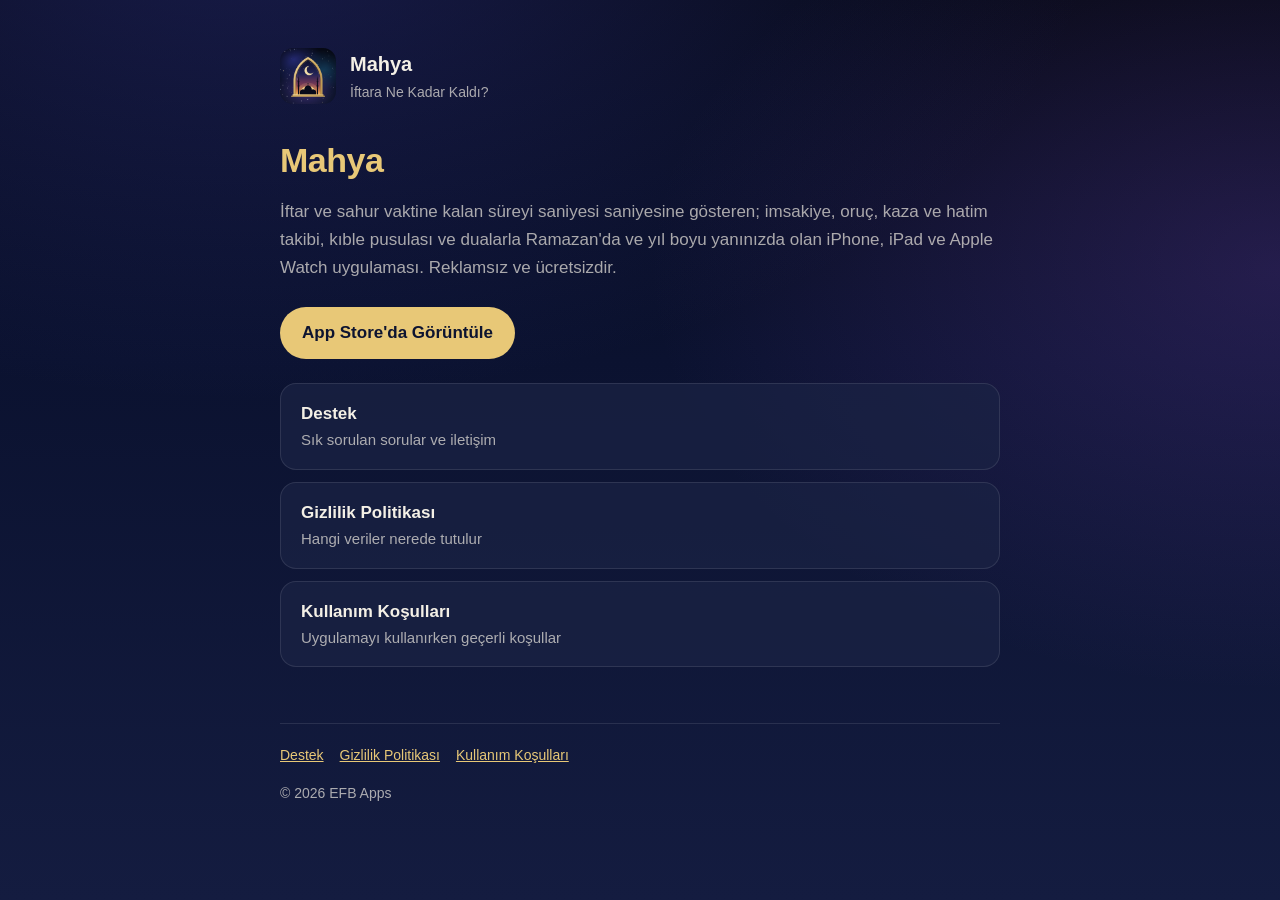
<file: index.html>
<!doctype html>
<html lang="tr">
<head>
<meta charset="utf-8">
<meta name="viewport" content="width=device-width, initial-scale=1">
<title>Mahya – İftara Ne Kadar Kaldı?</title>
<meta name="description" content="Mahya: iftar ve sahur sayacı, imsakiye, oruç takibi ve kıble pusulası.">
<link rel="icon" href="icon.png">
<link rel="stylesheet" href="style.css">
</head>
<body>
<main>
<header class="site"><img src="icon.png" alt=""><a href="">Mahya<span>İftara Ne Kadar Kaldı?</span></a></header>
<h1>Mahya</h1>
<p>İftar ve sahur vaktine kalan süreyi saniyesi saniyesine gösteren; imsakiye, oruç, kaza ve hatim takibi, kıble pusulası ve dualarla Ramazan'da ve yıl boyu yanınızda olan iPhone, iPad ve Apple Watch uygulaması. Reklamsız ve ücretsizdir.</p>
<a class="button" href="https://apps.apple.com/app/id6759269165">App Store'da Görüntüle</a>
<div class="links">
<a href="destek/">Destek<span>Sık sorulan sorular ve iletişim</span></a>
<a href="gizlilik/">Gizlilik Politikası<span>Hangi veriler nerede tutulur</span></a>
<a href="kosullar/">Kullanım Koşulları<span>Uygulamayı kullanırken geçerli koşullar</span></a>
</div>
<footer>
<a href="destek/">Destek</a><a href="gizlilik/">Gizlilik Politikası</a><a href="kosullar/">Kullanım Koşulları</a>
<p>© 2026 EFB Apps</p>
</footer>
</main>
</body>
</html>
</file>
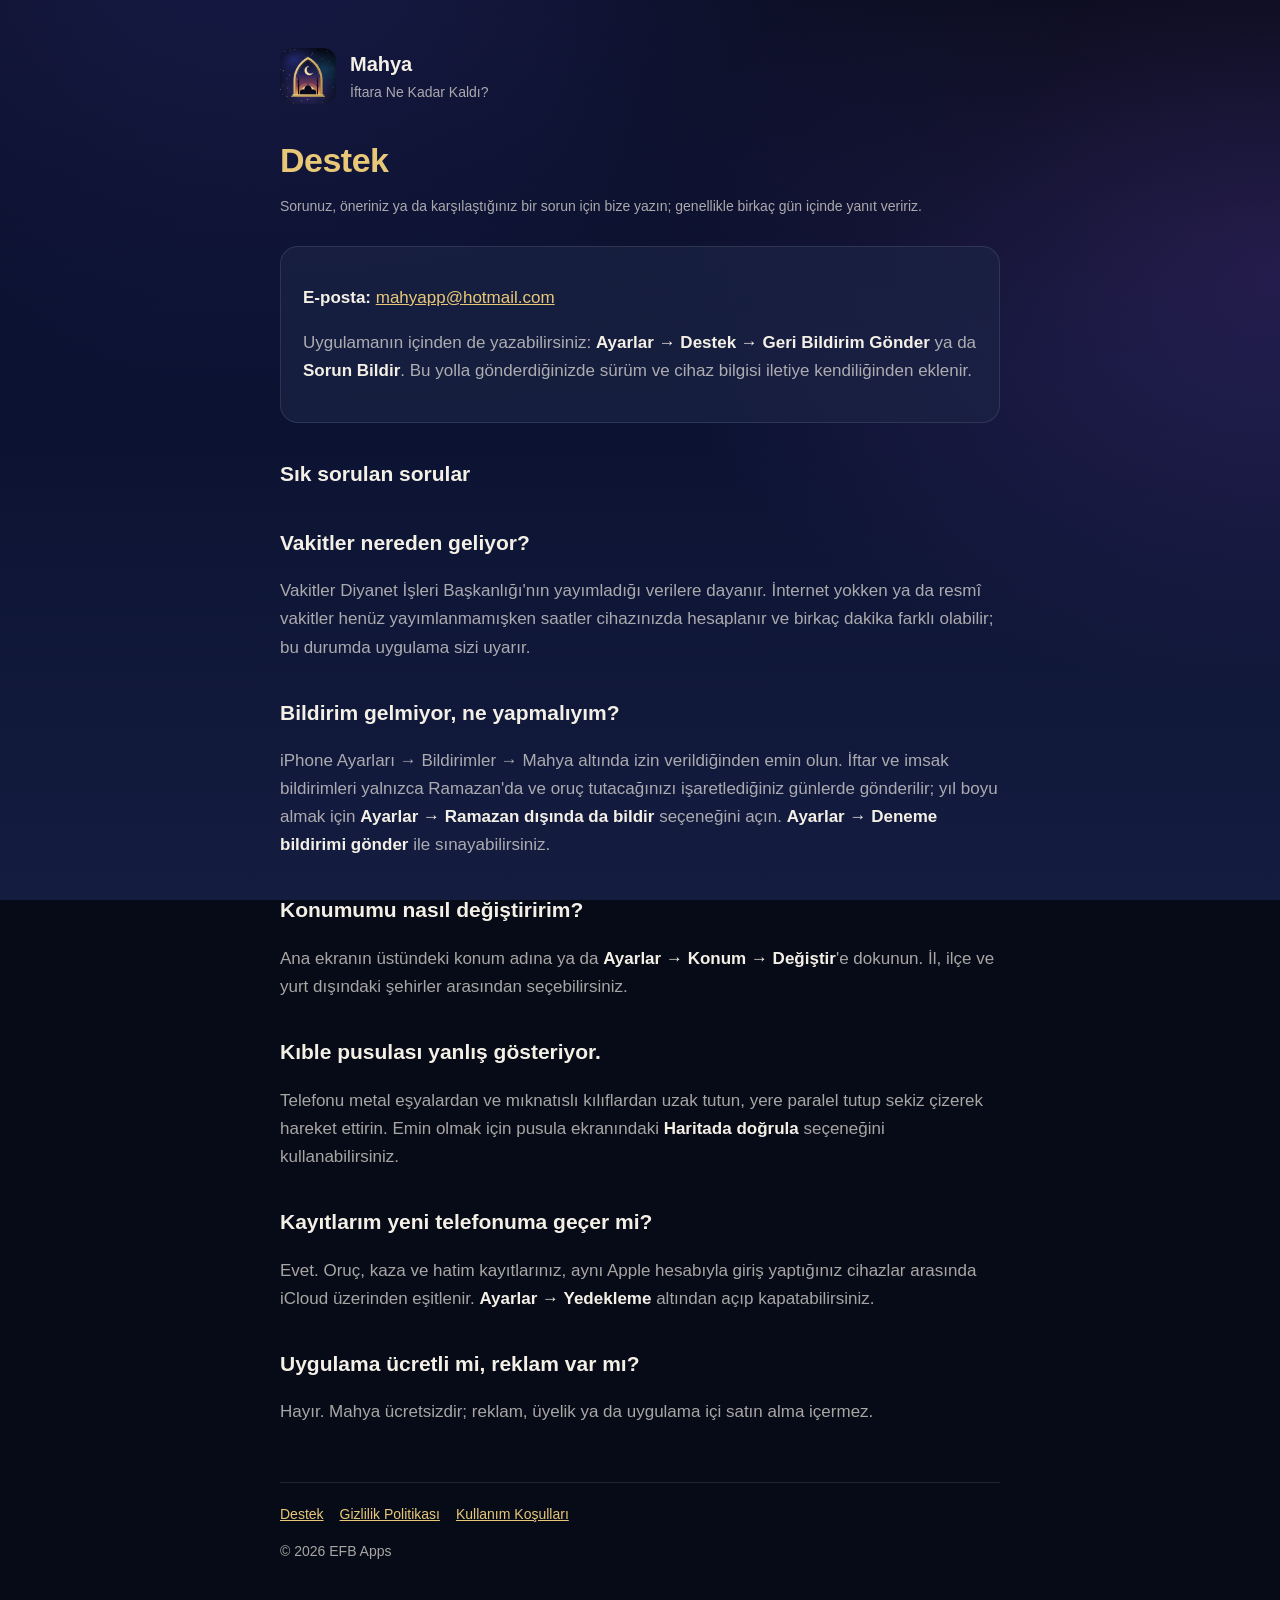
<file: destek/index.html>
<!doctype html>
<html lang="tr">
<head>
<meta charset="utf-8">
<meta name="viewport" content="width=device-width, initial-scale=1">
<title>Mahya – Destek</title>
<meta name="description" content="Mahya uygulaması için destek ve iletişim.">
<link rel="icon" href="../icon.png">
<link rel="stylesheet" href="../style.css">
</head>
<body>
<main>
<header class="site"><img src="../icon.png" alt=""><a href="../">Mahya<span>İftara Ne Kadar Kaldı?</span></a></header>
<h1>Destek</h1>
<p class="updated">Sorunuz, öneriniz ya da karşılaştığınız bir sorun için bize yazın; genellikle birkaç gün içinde yanıt veririz.</p>
<div class="card"><p><strong>E-posta:</strong> <a href="mailto:mahyapp@hotmail.com?subject=Mahya%20Destek">mahyapp@hotmail.com</a></p>
<p>Uygulamanın içinden de yazabilirsiniz: <strong>Ayarlar → Destek → Geri Bildirim Gönder</strong> ya da <strong>Sorun Bildir</strong>. Bu yolla gönderdiğinizde sürüm ve cihaz bilgisi iletiye kendiliğinden eklenir.</p></div>
<h2>Sık sorulan sorular</h2>
<h2>Vakitler nereden geliyor?</h2>
<p>Vakitler Diyanet İşleri Başkanlığı'nın yayımladığı verilere dayanır. İnternet yokken ya da resmî vakitler henüz yayımlanmamışken saatler cihazınızda hesaplanır ve birkaç dakika farklı olabilir; bu durumda uygulama sizi uyarır.</p>
<h2>Bildirim gelmiyor, ne yapmalıyım?</h2>
<p>iPhone Ayarları → Bildirimler → Mahya altında izin verildiğinden emin olun. İftar ve imsak bildirimleri yalnızca Ramazan'da ve oruç tutacağınızı işaretlediğiniz günlerde gönderilir; yıl boyu almak için <strong>Ayarlar → Ramazan dışında da bildir</strong> seçeneğini açın. <strong>Ayarlar → Deneme bildirimi gönder</strong> ile sınayabilirsiniz.</p>
<h2>Konumumu nasıl değiştiririm?</h2>
<p>Ana ekranın üstündeki konum adına ya da <strong>Ayarlar → Konum → Değiştir</strong>'e dokunun. İl, ilçe ve yurt dışındaki şehirler arasından seçebilirsiniz.</p>
<h2>Kıble pusulası yanlış gösteriyor.</h2>
<p>Telefonu metal eşyalardan ve mıknatıslı kılıflardan uzak tutun, yere paralel tutup sekiz çizerek hareket ettirin. Emin olmak için pusula ekranındaki <strong>Haritada doğrula</strong> seçeneğini kullanabilirsiniz.</p>
<h2>Kayıtlarım yeni telefonuma geçer mi?</h2>
<p>Evet. Oruç, kaza ve hatim kayıtlarınız, aynı Apple hesabıyla giriş yaptığınız cihazlar arasında iCloud üzerinden eşitlenir. <strong>Ayarlar → Yedekleme</strong> altından açıp kapatabilirsiniz.</p>
<h2>Uygulama ücretli mi, reklam var mı?</h2>
<p>Hayır. Mahya ücretsizdir; reklam, üyelik ya da uygulama içi satın alma içermez.</p>
<footer>
<a href="../destek/">Destek</a><a href="../gizlilik/">Gizlilik Politikası</a><a href="../kosullar/">Kullanım Koşulları</a>
<p>© 2026 EFB Apps</p>
</footer>
</main>
</body>
</html>
</file>
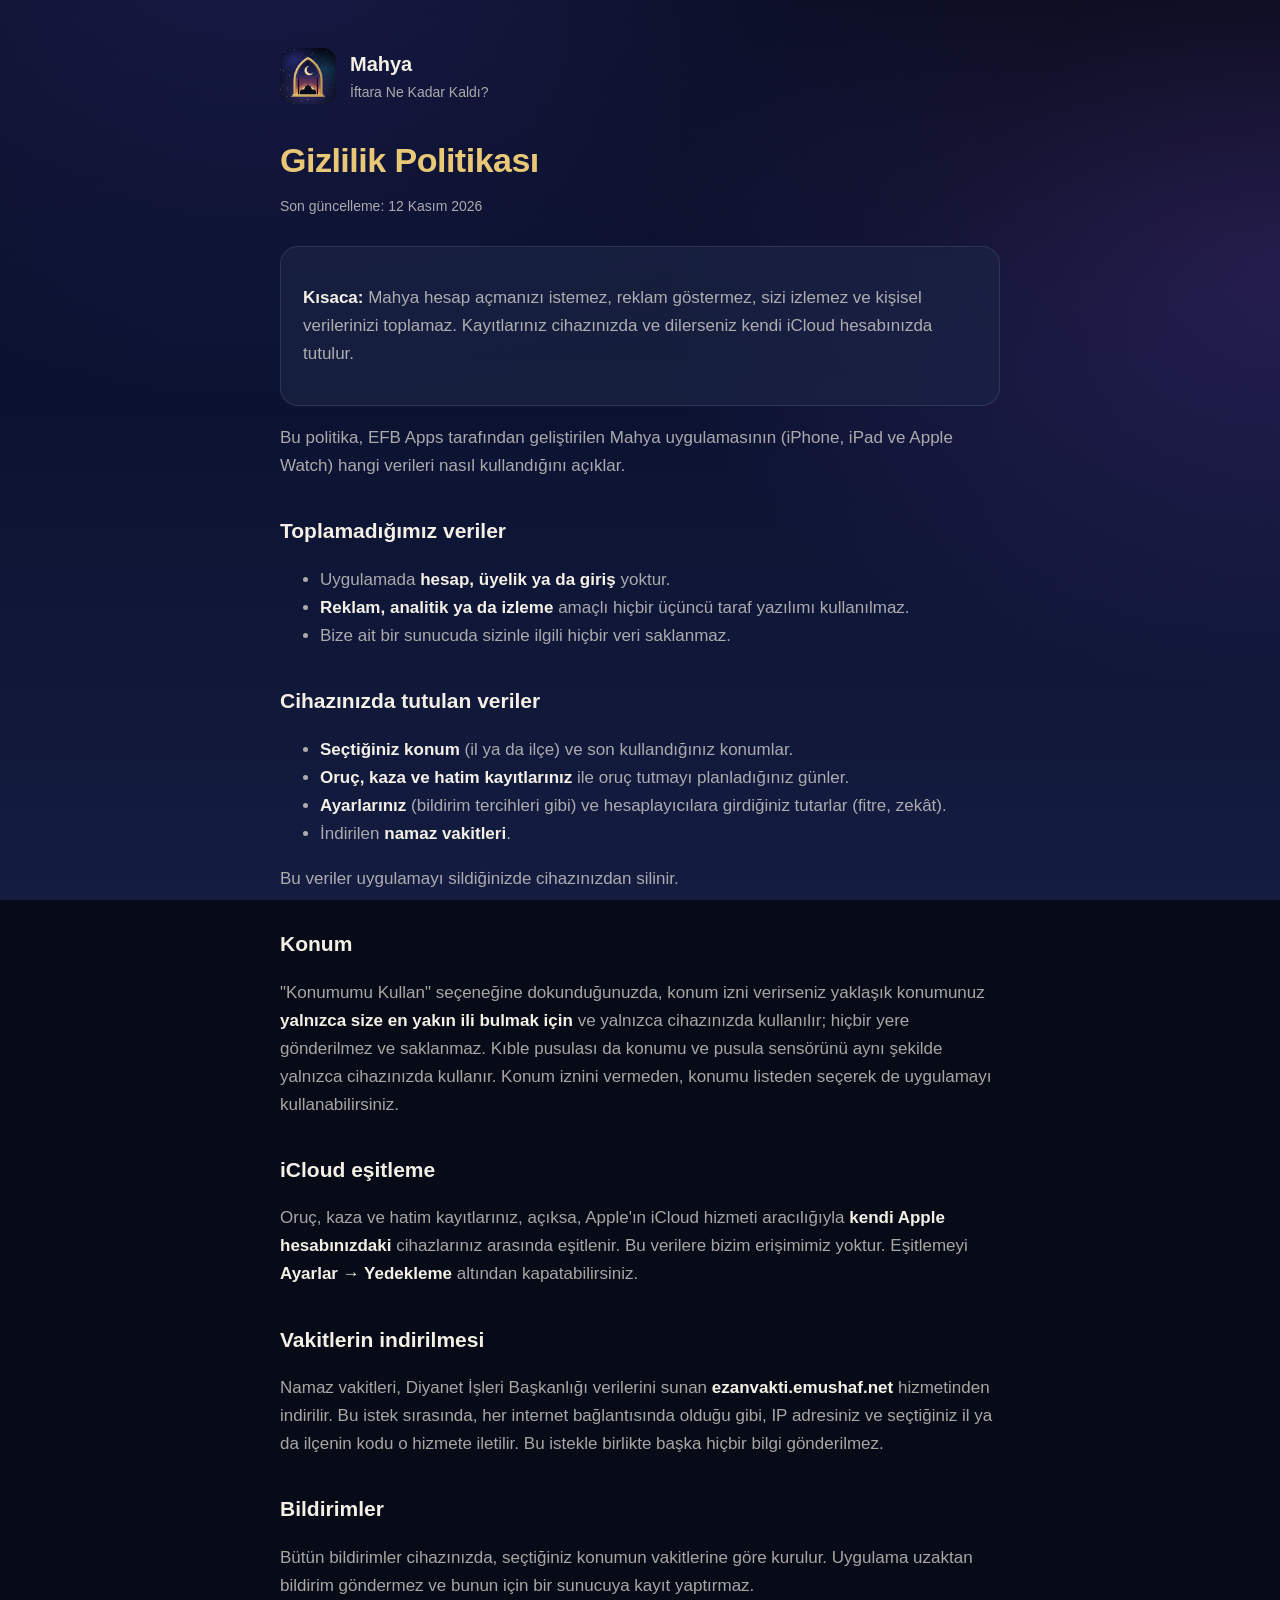
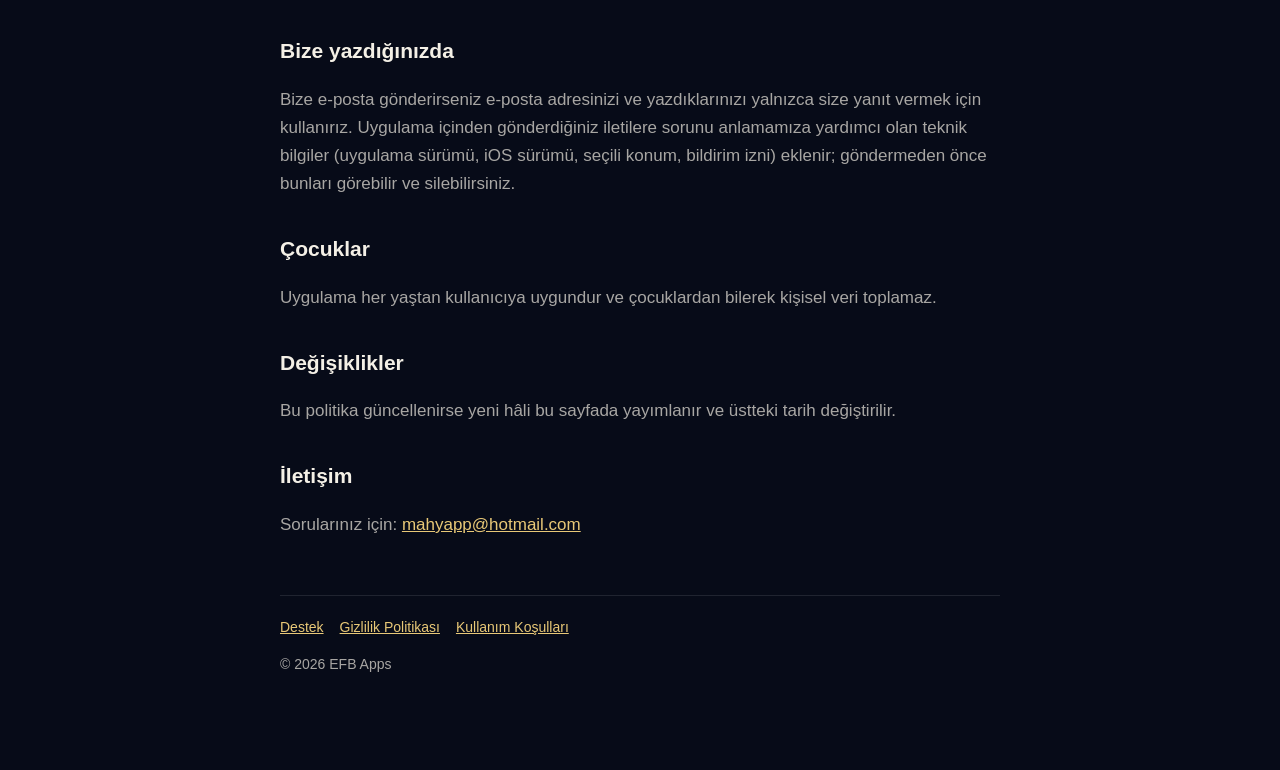
<file: gizlilik/index.html>
<!doctype html>
<html lang="tr">
<head>
<meta charset="utf-8">
<meta name="viewport" content="width=device-width, initial-scale=1">
<title>Mahya – Gizlilik Politikası</title>
<meta name="description" content="Mahya uygulamasının gizlilik politikası.">
<link rel="icon" href="../icon.png">
<link rel="stylesheet" href="../style.css">
</head>
<body>
<main>
<header class="site"><img src="../icon.png" alt=""><a href="../">Mahya<span>İftara Ne Kadar Kaldı?</span></a></header>
<h1>Gizlilik Politikası</h1>
<p class="updated">Son güncelleme: 12 Kasım 2026</p>
<div class="card"><p><strong>Kısaca:</strong> Mahya hesap açmanızı istemez, reklam göstermez, sizi izlemez ve kişisel verilerinizi toplamaz. Kayıtlarınız cihazınızda ve dilerseniz kendi iCloud hesabınızda tutulur.</p></div>
<p>Bu politika, EFB Apps tarafından geliştirilen Mahya uygulamasının (iPhone, iPad ve Apple Watch) hangi verileri nasıl kullandığını açıklar.</p>
<h2>Toplamadığımız veriler</h2>
<ul>
<li>Uygulamada <strong>hesap, üyelik ya da giriş</strong> yoktur.</li>
<li><strong>Reklam, analitik ya da izleme</strong> amaçlı hiçbir üçüncü taraf yazılımı kullanılmaz.</li>
<li>Bize ait bir sunucuda sizinle ilgili hiçbir veri saklanmaz.</li>
</ul>
<h2>Cihazınızda tutulan veriler</h2>
<ul>
<li><strong>Seçtiğiniz konum</strong> (il ya da ilçe) ve son kullandığınız konumlar.</li>
<li><strong>Oruç, kaza ve hatim kayıtlarınız</strong> ile oruç tutmayı planladığınız günler.</li>
<li><strong>Ayarlarınız</strong> (bildirim tercihleri gibi) ve hesaplayıcılara girdiğiniz tutarlar (fitre, zekât).</li>
<li>İndirilen <strong>namaz vakitleri</strong>.</li>
</ul>
<p>Bu veriler uygulamayı sildiğinizde cihazınızdan silinir.</p>
<h2>Konum</h2>
<p>"Konumumu Kullan" seçeneğine dokunduğunuzda, konum izni verirseniz yaklaşık konumunuz <strong>yalnızca size en yakın ili bulmak için</strong> ve yalnızca cihazınızda kullanılır; hiçbir yere gönderilmez ve saklanmaz. Kıble pusulası da konumu ve pusula sensörünü aynı şekilde yalnızca cihazınızda kullanır. Konum iznini vermeden, konumu listeden seçerek de uygulamayı kullanabilirsiniz.</p>
<h2>iCloud eşitleme</h2>
<p>Oruç, kaza ve hatim kayıtlarınız, açıksa, Apple'ın iCloud hizmeti aracılığıyla <strong>kendi Apple hesabınızdaki</strong> cihazlarınız arasında eşitlenir. Bu verilere bizim erişimimiz yoktur. Eşitlemeyi <strong>Ayarlar → Yedekleme</strong> altından kapatabilirsiniz.</p>
<h2>Vakitlerin indirilmesi</h2>
<p>Namaz vakitleri, Diyanet İşleri Başkanlığı verilerini sunan <strong>ezanvakti.emushaf.net</strong> hizmetinden indirilir. Bu istek sırasında, her internet bağlantısında olduğu gibi, IP adresiniz ve seçtiğiniz il ya da ilçenin kodu o hizmete iletilir. Bu istekle birlikte başka hiçbir bilgi gönderilmez.</p>
<h2>Bildirimler</h2>
<p>Bütün bildirimler cihazınızda, seçtiğiniz konumun vakitlerine göre kurulur. Uygulama uzaktan bildirim göndermez ve bunun için bir sunucuya kayıt yaptırmaz.</p>
<h2>Bize yazdığınızda</h2>
<p>Bize e-posta gönderirseniz e-posta adresinizi ve yazdıklarınızı yalnızca size yanıt vermek için kullanırız. Uygulama içinden gönderdiğiniz iletilere sorunu anlamamıza yardımcı olan teknik bilgiler (uygulama sürümü, iOS sürümü, seçili konum, bildirim izni) eklenir; göndermeden önce bunları görebilir ve silebilirsiniz.</p>
<h2>Çocuklar</h2>
<p>Uygulama her yaştan kullanıcıya uygundur ve çocuklardan bilerek kişisel veri toplamaz.</p>
<h2>Değişiklikler</h2>
<p>Bu politika güncellenirse yeni hâli bu sayfada yayımlanır ve üstteki tarih değiştirilir.</p>
<h2>İletişim</h2>
<p>Sorularınız için: <a href="mailto:mahyapp@hotmail.com">mahyapp@hotmail.com</a></p>
<footer>
<a href="../destek/">Destek</a><a href="../gizlilik/">Gizlilik Politikası</a><a href="../kosullar/">Kullanım Koşulları</a>
<p>© 2026 EFB Apps</p>
</footer>
</main>
</body>
</html>
</file>
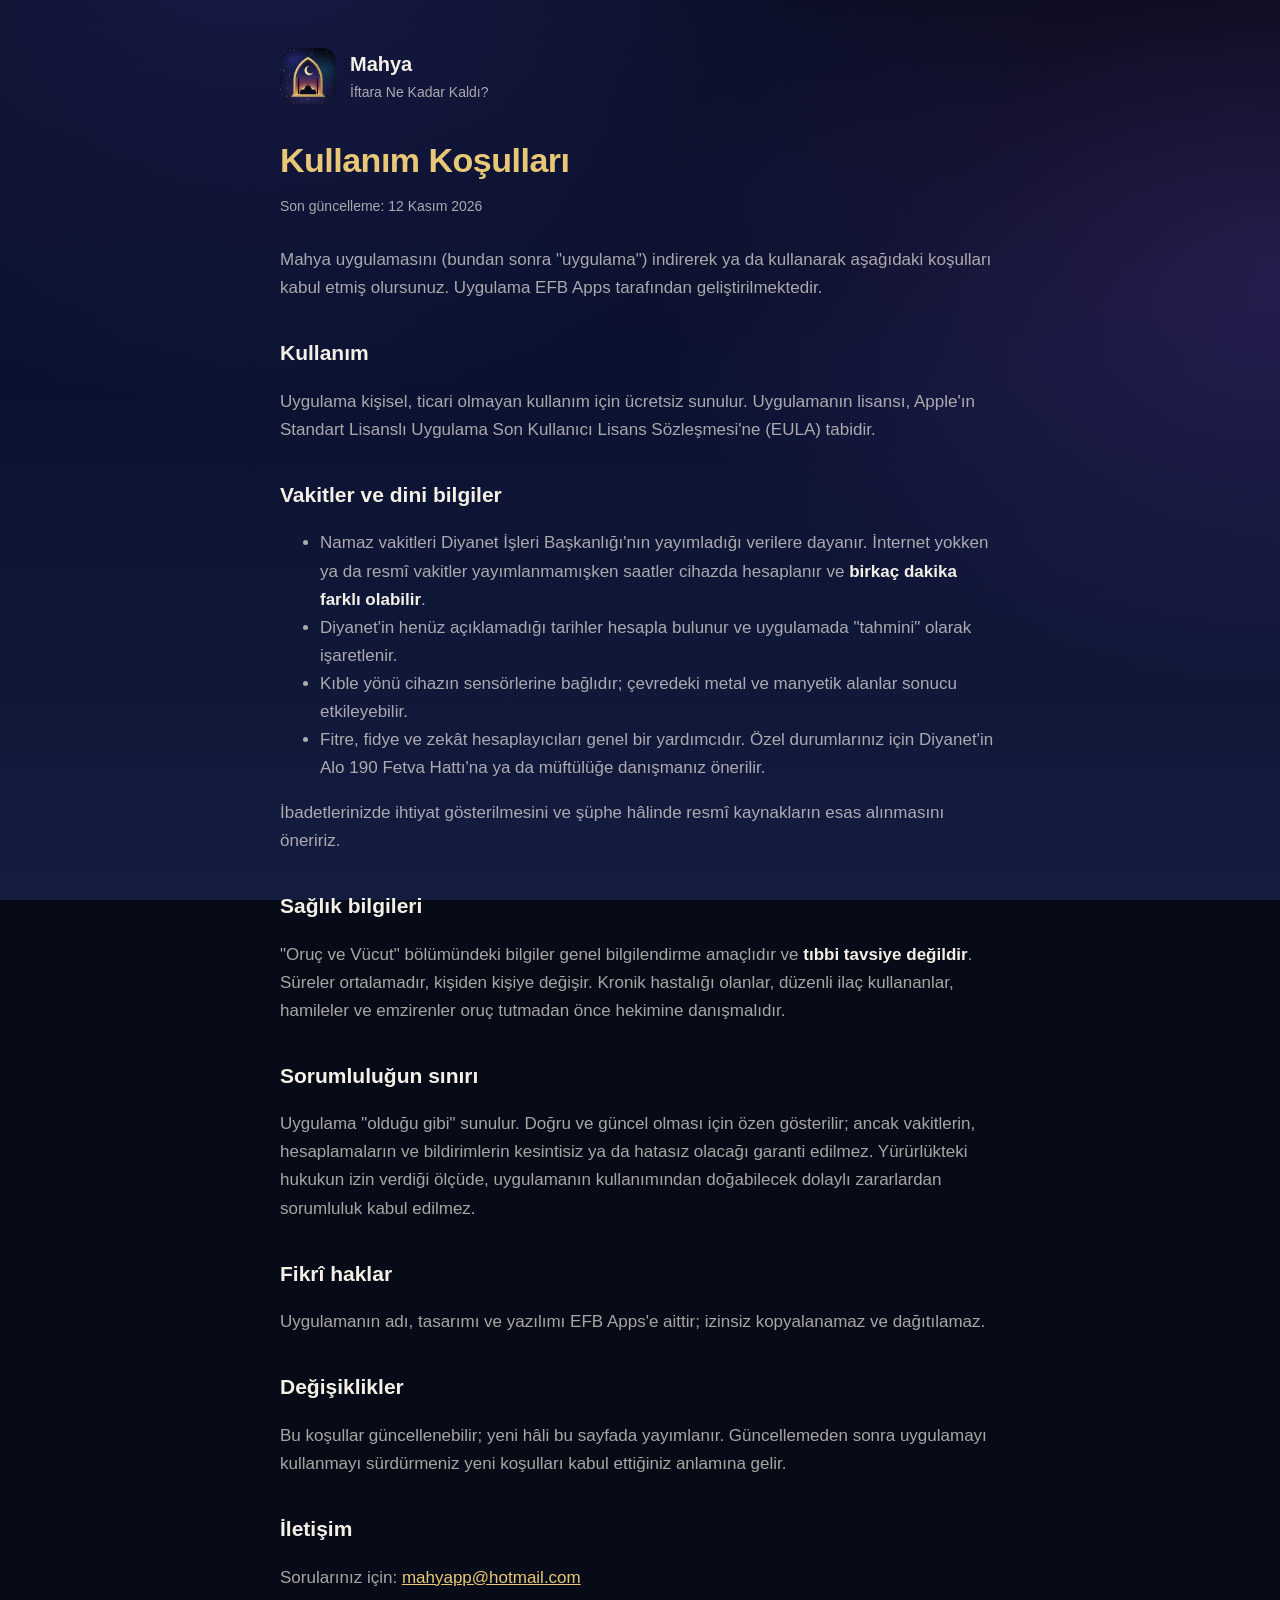
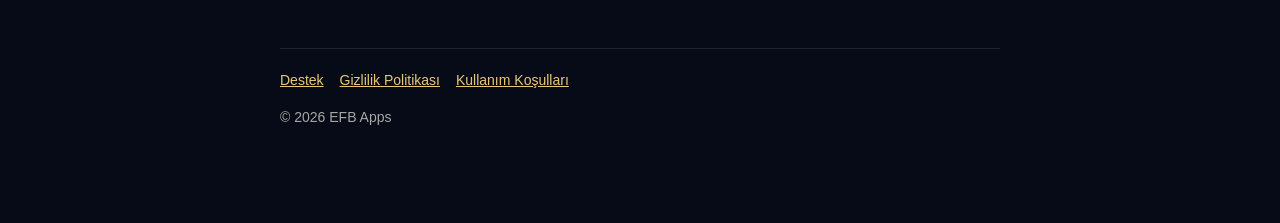
<file: kosullar/index.html>
<!doctype html>
<html lang="tr">
<head>
<meta charset="utf-8">
<meta name="viewport" content="width=device-width, initial-scale=1">
<title>Mahya – Kullanım Koşulları</title>
<meta name="description" content="Mahya uygulamasının kullanım koşulları.">
<link rel="icon" href="../icon.png">
<link rel="stylesheet" href="../style.css">
</head>
<body>
<main>
<header class="site"><img src="../icon.png" alt=""><a href="../">Mahya<span>İftara Ne Kadar Kaldı?</span></a></header>
<h1>Kullanım Koşulları</h1>
<p class="updated">Son güncelleme: 12 Kasım 2026</p>
<p>Mahya uygulamasını (bundan sonra "uygulama") indirerek ya da kullanarak aşağıdaki koşulları kabul etmiş olursunuz. Uygulama EFB Apps tarafından geliştirilmektedir.</p>
<h2>Kullanım</h2>
<p>Uygulama kişisel, ticari olmayan kullanım için ücretsiz sunulur. Uygulamanın lisansı, Apple'ın Standart Lisanslı Uygulama Son Kullanıcı Lisans Sözleşmesi'ne (EULA) tabidir.</p>
<h2>Vakitler ve dini bilgiler</h2>
<ul>
<li>Namaz vakitleri Diyanet İşleri Başkanlığı'nın yayımladığı verilere dayanır. İnternet yokken ya da resmî vakitler yayımlanmamışken saatler cihazda hesaplanır ve <strong>birkaç dakika farklı olabilir</strong>.</li>
<li>Diyanet'in henüz açıklamadığı tarihler hesapla bulunur ve uygulamada "tahmini" olarak işaretlenir.</li>
<li>Kıble yönü cihazın sensörlerine bağlıdır; çevredeki metal ve manyetik alanlar sonucu etkileyebilir.</li>
<li>Fitre, fidye ve zekât hesaplayıcıları genel bir yardımcıdır. Özel durumlarınız için Diyanet'in Alo 190 Fetva Hattı'na ya da müftülüğe danışmanız önerilir.</li>
</ul>
<p>İbadetlerinizde ihtiyat gösterilmesini ve şüphe hâlinde resmî kaynakların esas alınmasını öneririz.</p>
<h2>Sağlık bilgileri</h2>
<p>"Oruç ve Vücut" bölümündeki bilgiler genel bilgilendirme amaçlıdır ve <strong>tıbbi tavsiye değildir</strong>. Süreler ortalamadır, kişiden kişiye değişir. Kronik hastalığı olanlar, düzenli ilaç kullananlar, hamileler ve emzirenler oruç tutmadan önce hekimine danışmalıdır.</p>
<h2>Sorumluluğun sınırı</h2>
<p>Uygulama "olduğu gibi" sunulur. Doğru ve güncel olması için özen gösterilir; ancak vakitlerin, hesaplamaların ve bildirimlerin kesintisiz ya da hatasız olacağı garanti edilmez. Yürürlükteki hukukun izin verdiği ölçüde, uygulamanın kullanımından doğabilecek dolaylı zararlardan sorumluluk kabul edilmez.</p>
<h2>Fikrî haklar</h2>
<p>Uygulamanın adı, tasarımı ve yazılımı EFB Apps'e aittir; izinsiz kopyalanamaz ve dağıtılamaz.</p>
<h2>Değişiklikler</h2>
<p>Bu koşullar güncellenebilir; yeni hâli bu sayfada yayımlanır. Güncellemeden sonra uygulamayı kullanmayı sürdürmeniz yeni koşulları kabul ettiğiniz anlamına gelir.</p>
<h2>İletişim</h2>
<p>Sorularınız için: <a href="mailto:mahyapp@hotmail.com">mahyapp@hotmail.com</a></p>
<footer>
<a href="../destek/">Destek</a><a href="../gizlilik/">Gizlilik Politikası</a><a href="../kosullar/">Kullanım Koşulları</a>
<p>© 2026 EFB Apps</p>
</footer>
</main>
</body>
</html>
</file>
<file: style.css>
:root { --ink: #070b18; --navy: #0d1430; --card: rgba(27, 35, 68, .72); --gold: #e8c877; --text: #f4f0e6; --muted: rgba(244, 240, 230, .68); }
* { box-sizing: border-box; }
html { background: var(--ink); }
body { margin: 0; min-height: 100vh; color: var(--text); font: 17px/1.65 -apple-system, BlinkMacSystemFont, "SF Pro Text", "Segoe UI", Roboto, sans-serif;
  background: radial-gradient(1200px 700px at 20% -10%, rgba(58, 63, 176, .35), transparent 70%),
              radial-gradient(900px 600px at 100% 30%, rgba(106, 63, 168, .28), transparent 70%),
              linear-gradient(180deg, #060915, #0b1230 40%, #141c40); background-attachment: fixed; }
main { max-width: 760px; margin: 0 auto; padding: 48px 20px 80px; }
header.site { display: flex; align-items: center; gap: 14px; margin-bottom: 36px; }
header.site img { width: 56px; height: 56px; border-radius: 13px; }
header.site a { color: var(--text); text-decoration: none; font-weight: 700; font-size: 20px; }
header.site span { display: block; color: var(--muted); font-size: 14px; font-weight: 400; }
h1 { font-size: 34px; line-height: 1.2; letter-spacing: -.5px; margin: 0 0 6px; color: var(--gold); }
h2 { font-size: 21px; margin: 34px 0 8px; }
p, li { color: var(--muted); }
p strong, li strong { color: var(--text); }
a { color: var(--gold); }
.updated { font-size: 14px; color: var(--muted); margin-bottom: 28px; }
.card { background: var(--card); border: 1px solid rgba(255, 255, 255, .1); border-radius: 18px; padding: 20px 22px; margin: 18px 0; }
.links { display: grid; gap: 12px; margin-top: 24px; }
.links a { display: block; background: var(--card); border: 1px solid rgba(255, 255, 255, .1); border-radius: 16px; padding: 16px 20px; text-decoration: none; color: var(--text); font-weight: 600; }
.links a span { display: block; color: var(--muted); font-weight: 400; font-size: 15px; }
.button { display: inline-block; background: var(--gold); color: #0d1430; font-weight: 700; text-decoration: none; padding: 12px 22px; border-radius: 999px; margin-top: 8px; }
footer { margin-top: 56px; font-size: 14px; color: var(--muted); border-top: 1px solid rgba(255, 255, 255, .1); padding-top: 20px; }
footer a { margin-right: 16px; }
</file>
